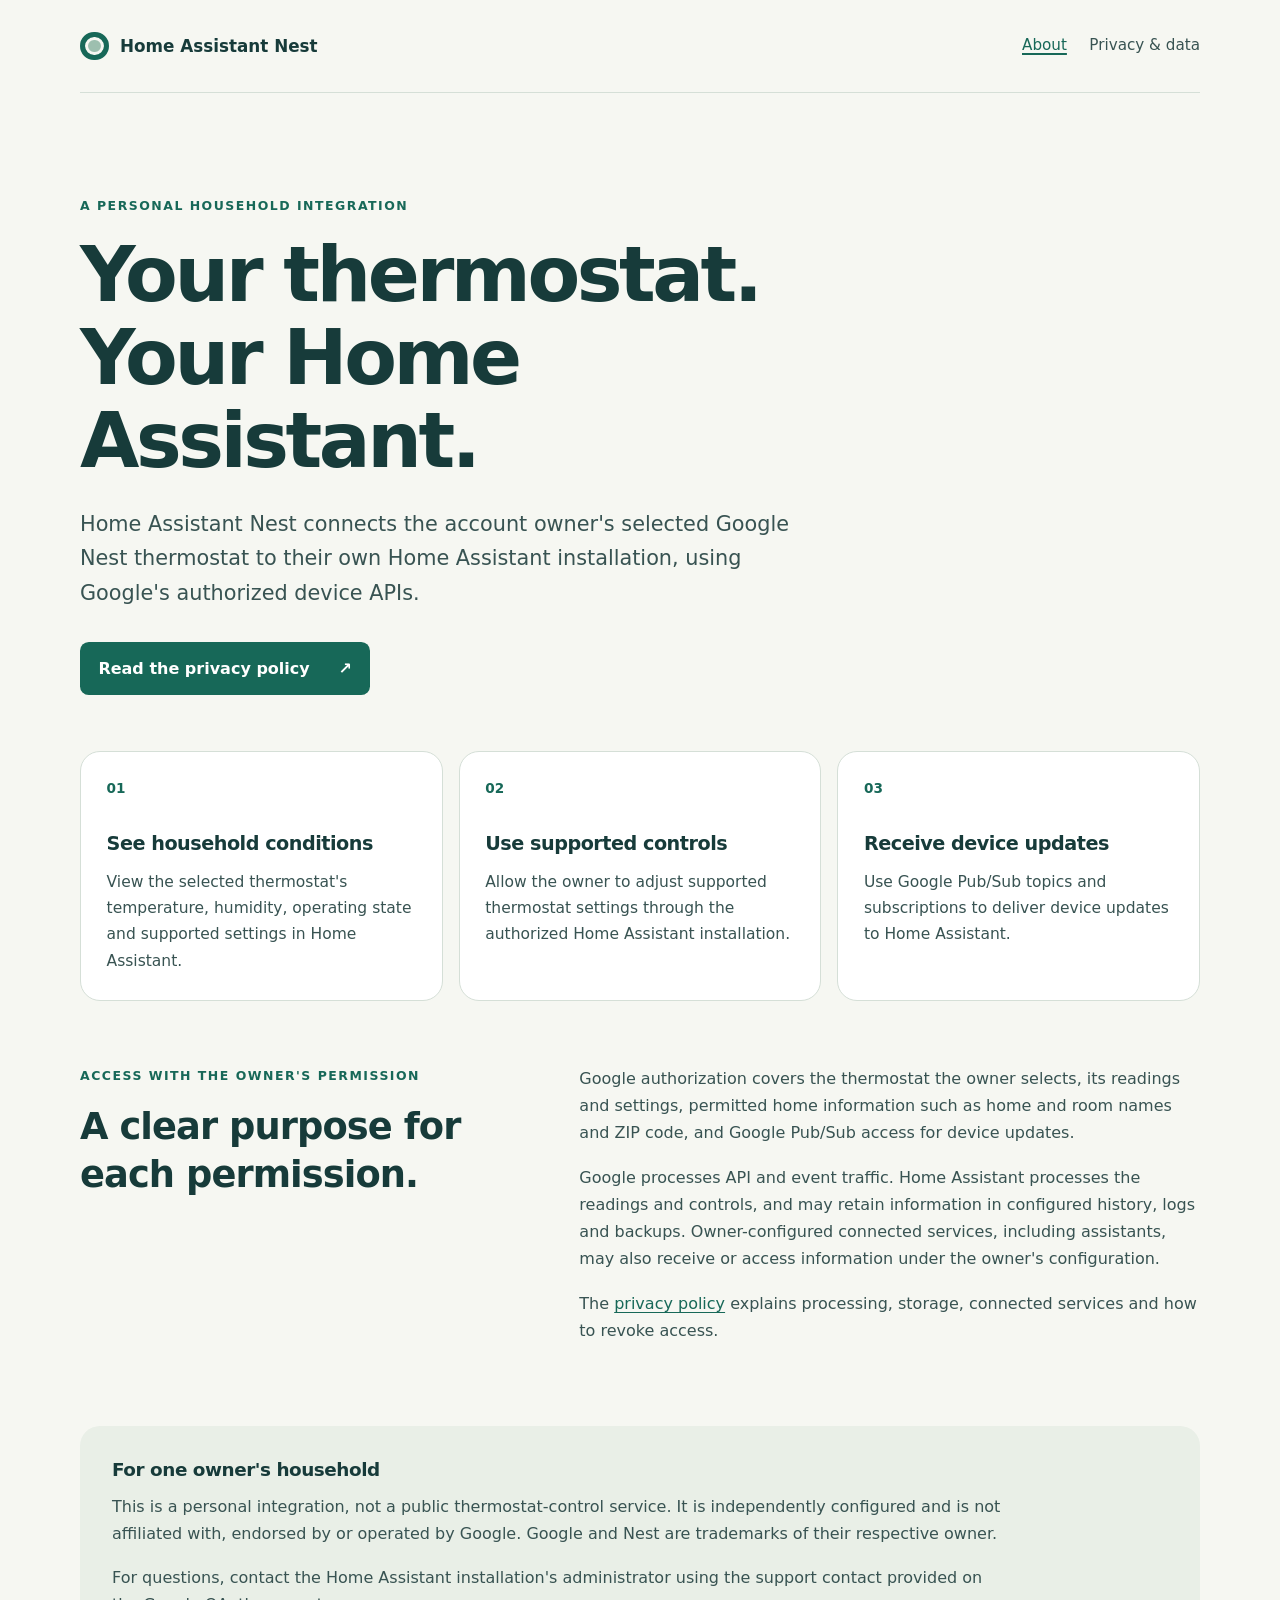
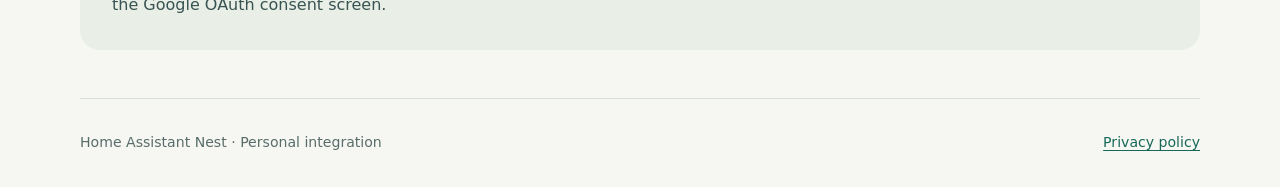
<file: index.html>
<!doctype html>
<html lang="en">
<head>
  <meta charset="utf-8">
  <meta name="viewport" content="width=device-width, initial-scale=1">
  <meta name="description" content="About Home Assistant Nest, a personal integration for an account owner's selected Nest thermostat and Home Assistant installation.">
  <meta name="referrer" content="no-referrer">
  <title>Home Assistant Nest — Personal thermostat integration</title>
  <link rel="stylesheet" href="style.css">
</head>
<body>
  <a class="skip-link" href="#main">Skip to content</a>
  <header class="site-header wrap">
    <a class="brand" href="index.html"><span class="brand-mark" aria-hidden="true"></span>Home Assistant Nest</a>
    <nav aria-label="Main navigation">
      <a href="index.html" aria-current="page">About</a>
      <a href="privacy.html">Privacy &amp; data</a>
    </nav>
  </header>

  <main id="main" class="wrap">
    <section class="hero" aria-labelledby="page-title">
      <p class="eyebrow">A personal household integration</p>
      <h1 id="page-title">Your thermostat.<br>Your Home Assistant.</h1>
      <p class="lede">Home Assistant Nest connects the account owner's selected Google Nest thermostat to their own Home Assistant installation, using Google's authorized device APIs.</p>
      <a class="button" href="privacy.html">Read the privacy policy <span aria-hidden="true">↗</span></a>
    </section>

    <section class="feature-grid" aria-label="How the integration works">
      <article class="card">
        <p class="card-number" aria-hidden="true">01</p>
        <h2>See household conditions</h2>
        <p>View the selected thermostat's temperature, humidity, operating state and supported settings in Home Assistant.</p>
      </article>
      <article class="card">
        <p class="card-number" aria-hidden="true">02</p>
        <h2>Use supported controls</h2>
        <p>Allow the owner to adjust supported thermostat settings through the authorized Home Assistant installation.</p>
      </article>
      <article class="card">
        <p class="card-number" aria-hidden="true">03</p>
        <h2>Receive device updates</h2>
        <p>Use Google Pub/Sub topics and subscriptions to deliver device updates to Home Assistant.</p>
      </article>
    </section>

    <section class="detail-block" aria-labelledby="access-title">
      <div>
        <p class="eyebrow">Access with the owner's permission</p>
        <h2 id="access-title">A clear purpose for each permission.</h2>
      </div>
      <div class="detail-copy">
        <p>Google authorization covers the thermostat the owner selects, its readings and settings, permitted home information such as home and room names and ZIP code, and Google Pub/Sub access for device updates.</p>
        <p>Google processes API and event traffic. Home Assistant processes the readings and controls, and may retain information in configured history, logs and backups. Owner-configured connected services, including assistants, may also receive or access information under the owner's configuration.</p>
        <p>The <a href="privacy.html">privacy policy</a> explains processing, storage, connected services and how to revoke access.</p>
      </div>
    </section>

    <aside class="notice" aria-labelledby="personal-title">
      <h2 id="personal-title">For one owner's household</h2>
      <p>This is a personal integration, not a public thermostat-control service. It is independently configured and is not affiliated with, endorsed by or operated by Google. Google and Nest are trademarks of their respective owner.</p>
      <p>For questions, contact the Home Assistant installation's administrator using the support contact provided on the Google OAuth consent screen.</p>
    </aside>
  </main>

  <footer class="site-footer wrap">
    <p>Home Assistant Nest · Personal integration</p>
    <a href="privacy.html">Privacy policy</a>
  </footer>
</body>
</html>
</file>
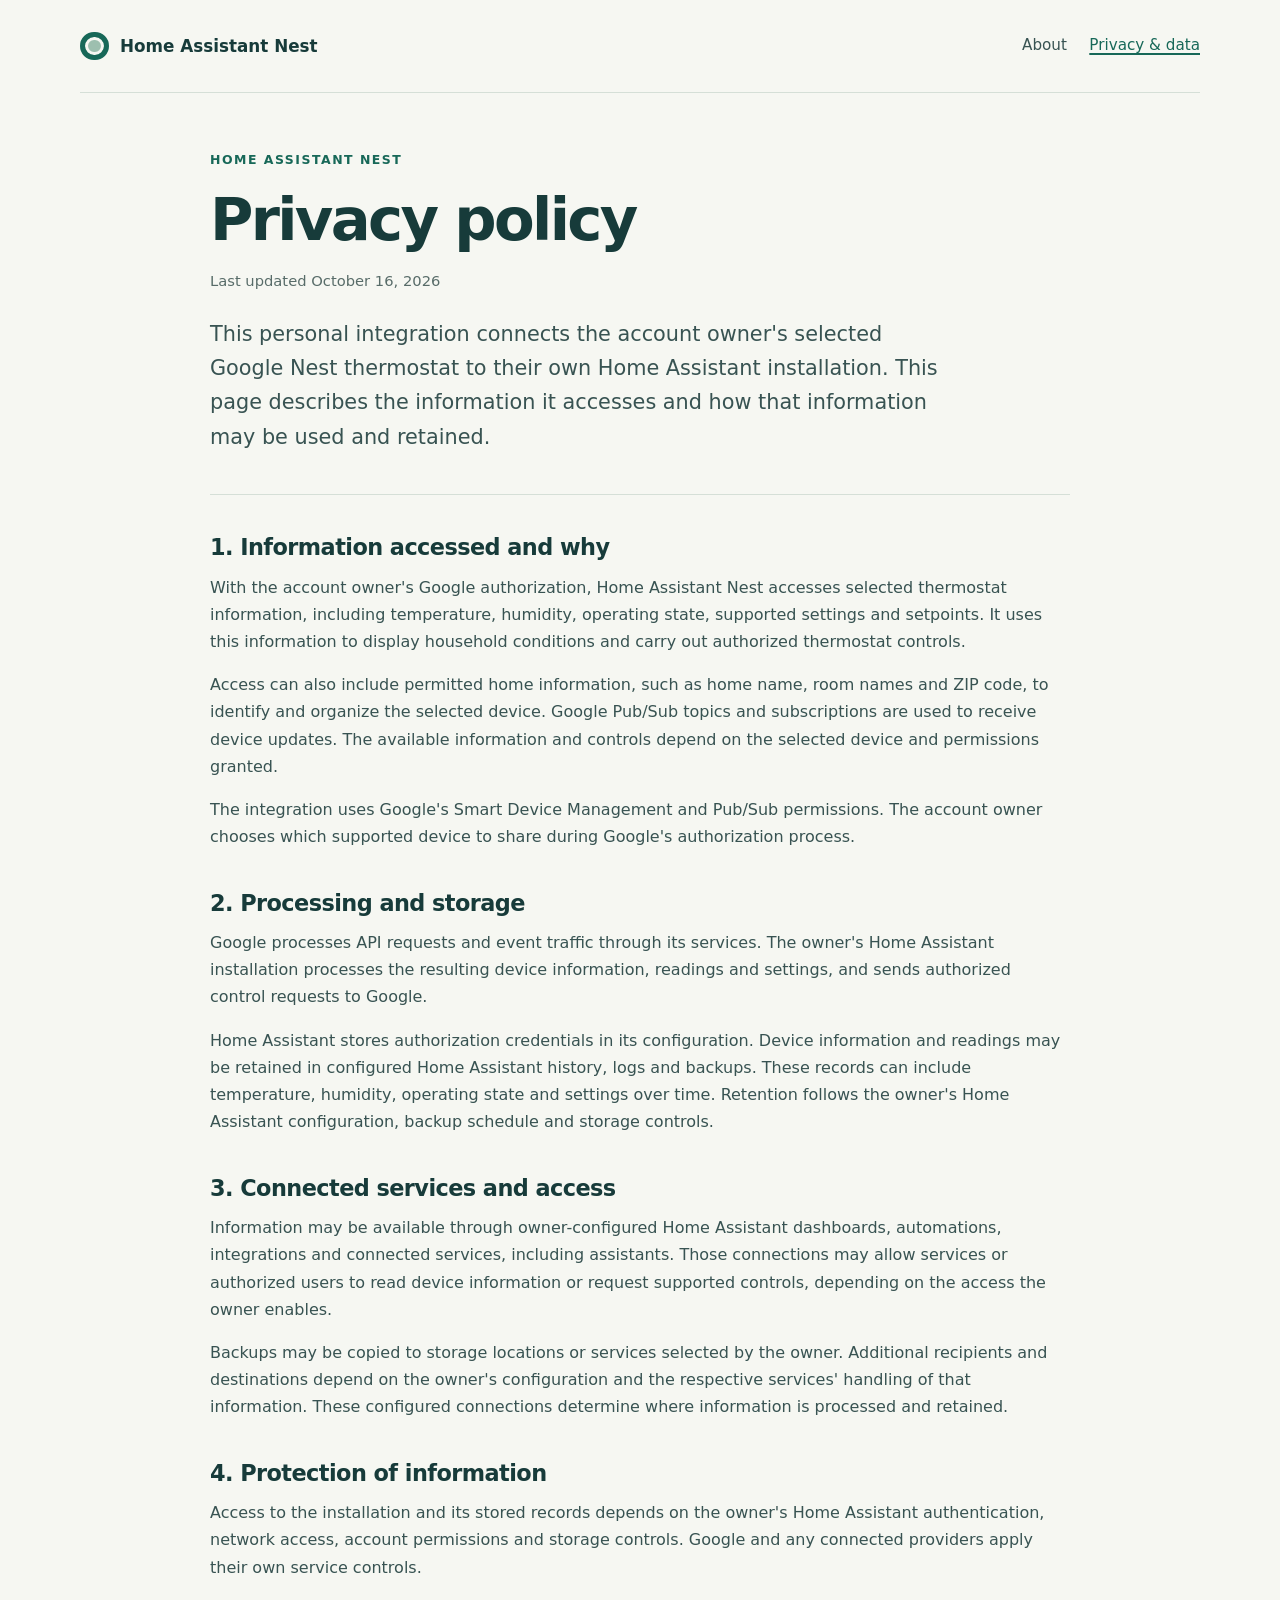
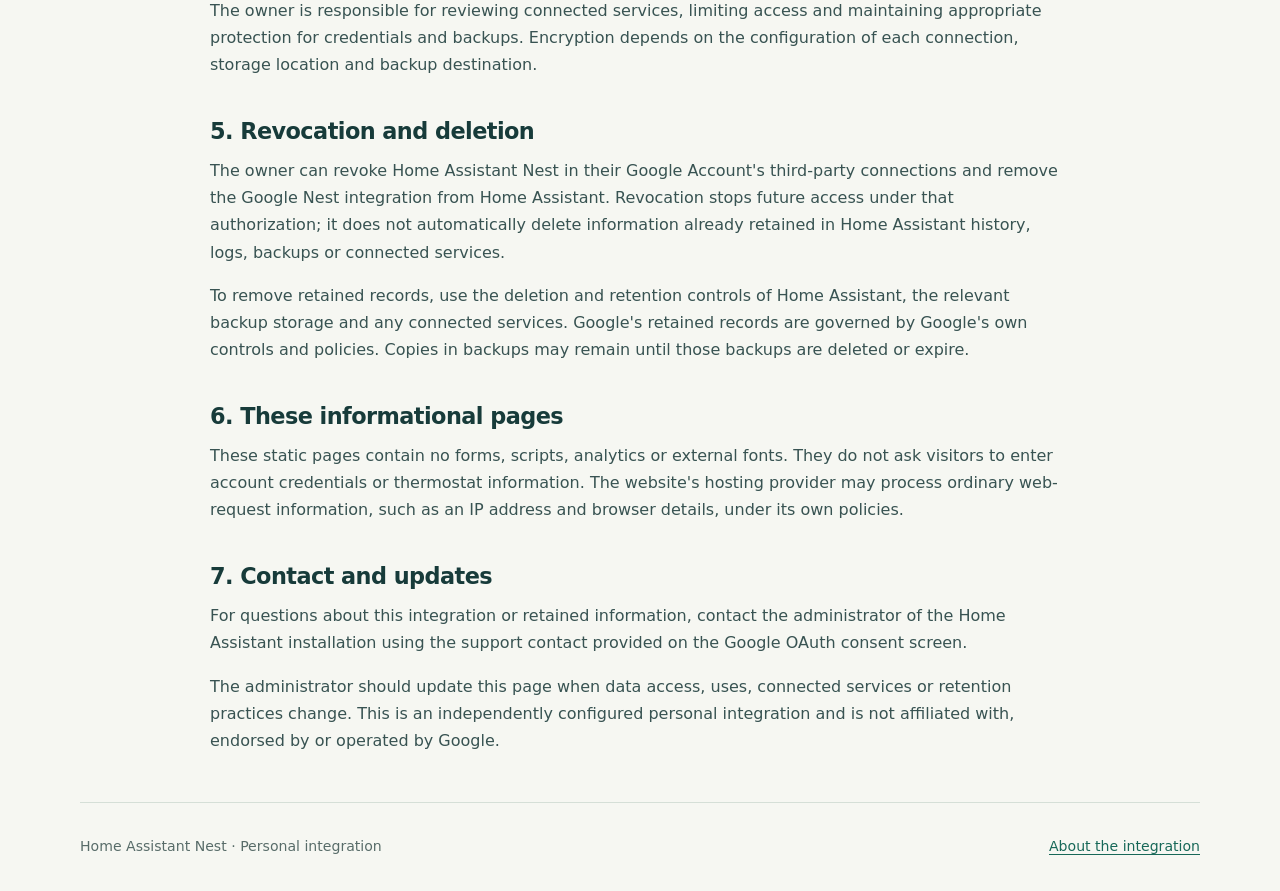
<file: privacy.html>
<!doctype html>
<html lang="en">
<head>
  <meta charset="utf-8">
  <meta name="viewport" content="width=device-width, initial-scale=1">
  <meta name="description" content="How the personal Home Assistant Nest integration accesses, uses and retains authorized thermostat and home information.">
  <meta name="referrer" content="no-referrer">
  <title>Privacy policy — Home Assistant Nest</title>
  <link rel="stylesheet" href="style.css">
</head>
<body>
  <a class="skip-link" href="#main">Skip to content</a>
  <header class="site-header wrap">
    <a class="brand" href="index.html"><span class="brand-mark" aria-hidden="true"></span>Home Assistant Nest</a>
    <nav aria-label="Main navigation">
      <a href="index.html">About</a>
      <a href="privacy.html" aria-current="page">Privacy &amp; data</a>
    </nav>
  </header>

  <main id="main" class="wrap policy">
    <header class="policy-heading">
      <p class="eyebrow">Home Assistant Nest</p>
      <h1>Privacy policy</h1>
      <p class="policy-date">Last updated <time datetime="2026-10-16">October 16, 2026</time></p>
      <p class="lede">This personal integration connects the account owner's selected Google Nest thermostat to their own Home Assistant installation. This page describes the information it accesses and how that information may be used and retained.</p>
    </header>

    <section aria-labelledby="purpose-title">
      <h2 id="purpose-title">1. Information accessed and why</h2>
      <p>With the account owner's Google authorization, Home Assistant Nest accesses selected thermostat information, including temperature, humidity, operating state, supported settings and setpoints. It uses this information to display household conditions and carry out authorized thermostat controls.</p>
      <p>Access can also include permitted home information, such as home name, room names and ZIP code, to identify and organize the selected device. Google Pub/Sub topics and subscriptions are used to receive device updates. The available information and controls depend on the selected device and permissions granted.</p>
      <p>The integration uses Google's Smart Device Management and Pub/Sub permissions. The account owner chooses which supported device to share during Google's authorization process.</p>
    </section>

    <section aria-labelledby="processing-title">
      <h2 id="processing-title">2. Processing and storage</h2>
      <p>Google processes API requests and event traffic through its services. The owner's Home Assistant installation processes the resulting device information, readings and settings, and sends authorized control requests to Google.</p>
      <p>Home Assistant stores authorization credentials in its configuration. Device information and readings may be retained in configured Home Assistant history, logs and backups. These records can include temperature, humidity, operating state and settings over time. Retention follows the owner's Home Assistant configuration, backup schedule and storage controls.</p>
    </section>

    <section aria-labelledby="sharing-title">
      <h2 id="sharing-title">3. Connected services and access</h2>
      <p>Information may be available through owner-configured Home Assistant dashboards, automations, integrations and connected services, including assistants. Those connections may allow services or authorized users to read device information or request supported controls, depending on the access the owner enables.</p>
      <p>Backups may be copied to storage locations or services selected by the owner. Additional recipients and destinations depend on the owner's configuration and the respective services' handling of that information. These configured connections determine where information is processed and retained.</p>
    </section>

    <section aria-labelledby="protection-title">
      <h2 id="protection-title">4. Protection of information</h2>
      <p>Access to the installation and its stored records depends on the owner's Home Assistant authentication, network access, account permissions and storage controls. Google and any connected providers apply their own service controls.</p>
      <p>The owner is responsible for reviewing connected services, limiting access and maintaining appropriate protection for credentials and backups. Encryption depends on the configuration of each connection, storage location and backup destination.</p>
    </section>

    <section aria-labelledby="revocation-title">
      <h2 id="revocation-title">5. Revocation and deletion</h2>
      <p>The owner can revoke Home Assistant Nest in their Google Account's third-party connections and remove the Google Nest integration from Home Assistant. Revocation stops future access under that authorization; it does not automatically delete information already retained in Home Assistant history, logs, backups or connected services.</p>
      <p>To remove retained records, use the deletion and retention controls of Home Assistant, the relevant backup storage and any connected services. Google's retained records are governed by Google's own controls and policies. Copies in backups may remain until those backups are deleted or expire.</p>
    </section>

    <section aria-labelledby="website-title">
      <h2 id="website-title">6. These informational pages</h2>
      <p>These static pages contain no forms, scripts, analytics or external fonts. They do not ask visitors to enter account credentials or thermostat information. The website's hosting provider may process ordinary web-request information, such as an IP address and browser details, under its own policies.</p>
    </section>

    <section aria-labelledby="contact-title">
      <h2 id="contact-title">7. Contact and updates</h2>
      <p>For questions about this integration or retained information, contact the administrator of the Home Assistant installation using the support contact provided on the Google OAuth consent screen.</p>
      <p>The administrator should update this page when data access, uses, connected services or retention practices change. This is an independently configured personal integration and is not affiliated with, endorsed by or operated by Google.</p>
    </section>
  </main>

  <footer class="site-footer wrap">
    <p>Home Assistant Nest · Personal integration</p>
    <a href="index.html">About the integration</a>
  </footer>
</body>
</html>
</file>
<file: style.css>
:root {
  color-scheme: light;
  --ink: #173b3a;
  --body: #385352;
  --muted: #586c69;
  --paper: #f6f7f2;
  --white: #ffffff;
  --accent: #176858;
  --line: #d5dfd7;
  --soft: #e9efe7;
  --radius: 1.25rem;
}

* { box-sizing: border-box; }
html { -webkit-text-size-adjust: 100%; }
body {
  margin: 0;
  background: var(--paper);
  color: var(--body);
  font-family: ui-sans-serif, system-ui, -apple-system, BlinkMacSystemFont, "Segoe UI", sans-serif;
  font-size: 1rem;
  line-height: 1.7;
}
a { color: var(--accent); text-underline-offset: .2em; }
a:hover { text-decoration-thickness: .13em; }
a:focus-visible { outline: 3px solid var(--accent); outline-offset: 5px; border-radius: 2px; }
h1, h2 { color: var(--ink); text-wrap: balance; }
h1 { margin: 0; font-size: clamp(2.5rem, 6vw, 4.8rem); line-height: 1.08; letter-spacing: -.045em; }
h2 { margin: 0 0 .7rem; font-size: 1.4rem; line-height: 1.3; letter-spacing: -.025em; }
p { margin: 0 0 1rem; }
p:last-child { margin-bottom: 0; }
.wrap { width: min(1120px, calc(100% - 3rem)); margin-inline: auto; }
.skip-link { position: absolute; top: .6rem; left: .6rem; transform: translateY(-200%); z-index: 2; padding: .7rem 1rem; background: var(--white); color: var(--ink); }
.skip-link:focus { transform: none; }
.site-header { display: flex; align-items: center; justify-content: space-between; gap: 1.5rem; padding-block: 1.5rem; border-bottom: 1px solid var(--line); }
.brand { display: inline-flex; align-items: center; gap: .7rem; color: var(--ink); text-decoration: none; font-size: 1.05rem; font-weight: 750; line-height: 1.35; }
.brand-mark { display: block; flex: 0 0 auto; width: 1.8rem; height: 1.8rem; border: 5px solid var(--accent); border-radius: 50%; box-shadow: inset 0 0 0 3px var(--paper); background: #9dbfaf; }
nav { display: flex; flex-wrap: wrap; align-items: center; gap: .3rem 1.4rem; }
nav a { display: inline-flex; align-items: center; min-height: 44px; color: var(--body); font-size: .95rem; text-decoration: none; }
nav a[aria-current="page"] { color: var(--accent); text-decoration: underline; text-decoration-thickness: 2px; }
.hero { max-width: 850px; padding-block: clamp(3.5rem, 8vw, 6.5rem) 3.5rem; }
.eyebrow { color: var(--accent); font-size: .78rem; font-weight: 750; letter-spacing: .12em; text-transform: uppercase; margin-bottom: 1.1rem; }
.lede { max-width: 740px; margin-top: 1.5rem; font-size: clamp(1.1rem, 2vw, 1.3rem); line-height: 1.65; }
.button { display: inline-flex; align-items: center; justify-content: space-between; gap: 1.8rem; min-height: 48px; margin-top: 1rem; padding: .8rem 1.15rem; border-radius: .55rem; background: var(--accent); color: var(--white); font-weight: 650; text-decoration: none; }
.button:hover { background: #104f43; }
.feature-grid { display: grid; grid-template-columns: repeat(3, minmax(0, 1fr)); gap: 1rem; }
.card { padding: 1.6rem; border: 1px solid var(--line); border-radius: var(--radius); background: var(--white); }
.card-number { margin-bottom: 2rem; color: var(--accent); font-size: .85rem; font-weight: 700; }
.card h2 { font-size: 1.2rem; }
.card p:last-child { font-size: .97rem; }
.detail-block { display: grid; grid-template-columns: 1fr 1.4fr; gap: 3.5rem; padding-block: 4rem; }
.detail-block h2 { font-size: clamp(1.8rem, 3vw, 2.3rem); }
.detail-copy p { margin-bottom: 1.1rem; }
.notice { padding: 2rem; background: var(--soft); border-radius: var(--radius); }
.notice h2 { font-size: 1.15rem; }
.notice p { max-width: 900px; }
.site-footer { display: flex; justify-content: space-between; gap: 1rem; padding-block: 2rem; margin-top: 3rem; border-top: 1px solid var(--line); color: var(--muted); font-size: .88rem; }
.site-footer p { margin: 0; }
.policy { max-width: 860px; }
.policy-heading { padding-block: 3.5rem 2.5rem; border-bottom: 1px solid var(--line); }
.policy-heading h1 { font-size: clamp(2.5rem, 6vw, 3.7rem); }
.policy-date { margin-top: 1rem; color: var(--muted); font-size: .92rem; }
.policy section { padding-top: 2.4rem; }
.policy section h2 { font-size: 1.4rem; }

@media (max-width: 720px) {
  .wrap { width: calc(100% - 2rem); }
  .site-header { align-items: flex-start; flex-direction: column; gap: .65rem; padding-block: 1.15rem; }
  .hero { padding-top: 3rem; }
  .feature-grid, .detail-block { grid-template-columns: 1fr; }
  .card-number { margin-bottom: 1rem; }
  .detail-block { gap: 1.5rem; padding-block: 3rem; }
  .notice { padding: 1.5rem; }
  .site-footer { flex-direction: column; gap: .5rem; }
  .policy-heading { padding-top: 2.5rem; }
}

@media print {
  body { background: white; color: black; font-size: 11pt; }
  .wrap { width: 100%; }
  .skip-link, nav, .button { display: none; }
  .hero, .policy-heading { padding-block: 1.5rem; }
  .feature-grid { display: block; }
  .card, .notice { margin-bottom: 1rem; break-inside: avoid; }
  a { color: inherit; }
}
</file>
